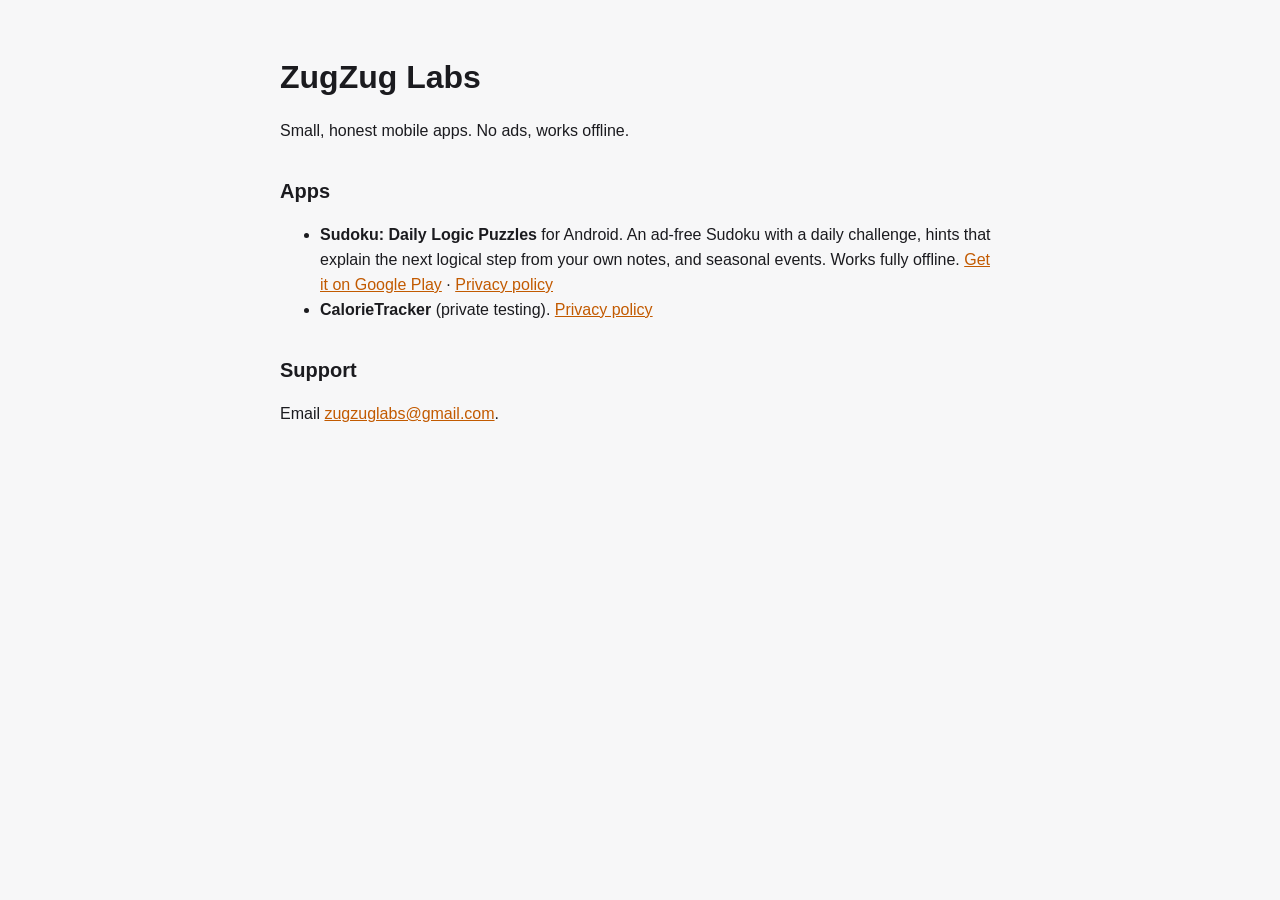
<file: index.html>
<!doctype html>
<html lang="en">
<head>
  <meta charset="utf-8">
  <meta name="viewport" content="width=device-width, initial-scale=1">
  <title>ZugZug Labs: ad-free Sudoku for Android</title>
  <meta name="description" content="Sudoku: Daily Logic Puzzles, an ad-free Android Sudoku with a daily challenge, hints that teach the next step, and full offline play.">
  <link rel="stylesheet" href="style.css">
</head>
<body>
  <main>
    <h1>ZugZug Labs</h1>
    <p>Small, honest mobile apps. No ads, works offline.</p>

    <h2>Apps</h2>
    <ul>
      <li><strong>Sudoku: Daily Logic Puzzles</strong> for Android. An ad-free Sudoku with a daily challenge, hints that explain the next logical step from your own notes, and seasonal events. Works fully offline. <a href="https://play.google.com/store/apps/details?id=com.zugzuglab.sudoku">Get it on Google Play</a> · <a href="privacy/sudoku.html">Privacy policy</a></li>
      <li><strong>CalorieTracker</strong> (private testing). <a href="privacy/calorietracker.html">Privacy policy</a></li>
    </ul>

    <h2>Support</h2>
    <p>Email <a href="mailto:zugzuglabs@gmail.com">zugzuglabs@gmail.com</a>.</p>
  </main>
</body>
</html>
</file>
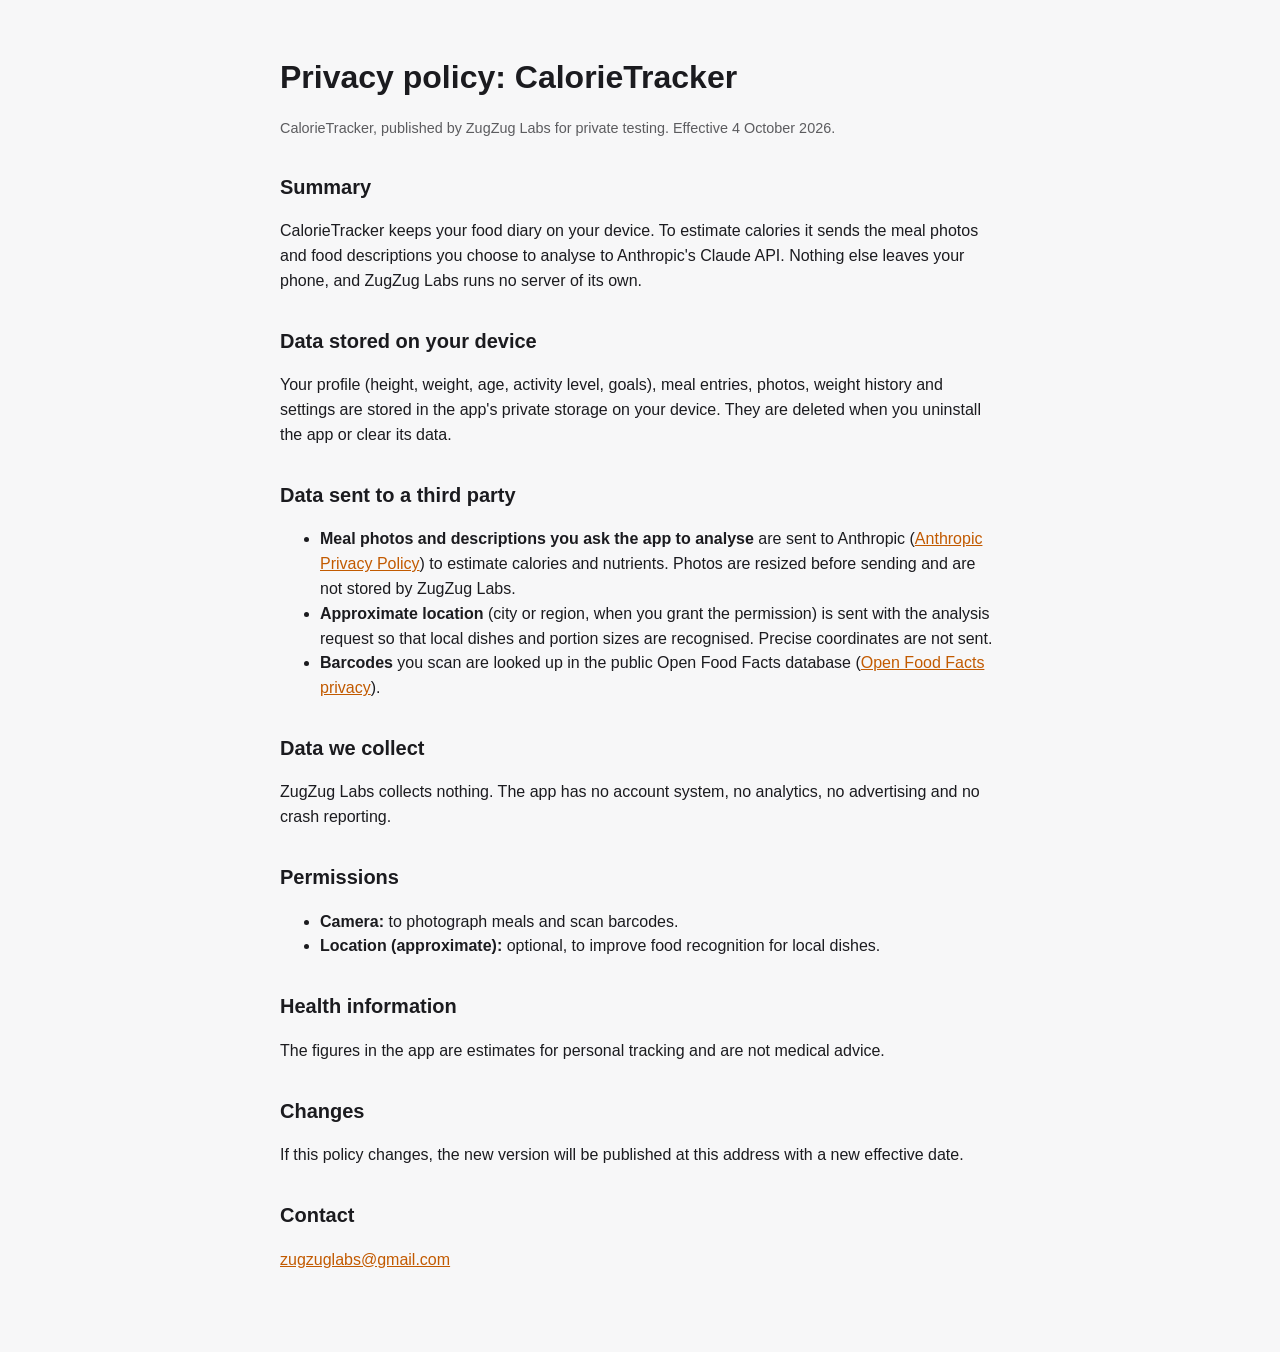
<file: privacy/calorietracker.html>
<!doctype html>
<html lang="en">
<head>
  <meta charset="utf-8">
  <meta name="viewport" content="width=device-width, initial-scale=1">
  <title>CalorieTracker Privacy Policy</title>
  <link rel="stylesheet" href="../style.css">
</head>
<body>
  <main>
    <h1>Privacy policy: CalorieTracker</h1>
    <p class="meta">CalorieTracker, published by ZugZug Labs for private testing. Effective 4 October 2026.</p>

    <h2>Summary</h2>
    <p>CalorieTracker keeps your food diary on your device. To estimate calories it sends the meal photos and food descriptions you choose to analyse to Anthropic's Claude API. Nothing else leaves your phone, and ZugZug Labs runs no server of its own.</p>

    <h2>Data stored on your device</h2>
    <p>Your profile (height, weight, age, activity level, goals), meal entries, photos, weight history and settings are stored in the app's private storage on your device. They are deleted when you uninstall the app or clear its data.</p>

    <h2>Data sent to a third party</h2>
    <ul>
      <li><strong>Meal photos and descriptions you ask the app to analyse</strong> are sent to Anthropic (<a href="https://www.anthropic.com/privacy">Anthropic Privacy Policy</a>) to estimate calories and nutrients. Photos are resized before sending and are not stored by ZugZug Labs.</li>
      <li><strong>Approximate location</strong> (city or region, when you grant the permission) is sent with the analysis request so that local dishes and portion sizes are recognised. Precise coordinates are not sent.</li>
      <li><strong>Barcodes</strong> you scan are looked up in the public Open Food Facts database (<a href="https://world.openfoodfacts.org/privacy">Open Food Facts privacy</a>).</li>
    </ul>

    <h2>Data we collect</h2>
    <p>ZugZug Labs collects nothing. The app has no account system, no analytics, no advertising and no crash reporting.</p>

    <h2>Permissions</h2>
    <ul>
      <li><strong>Camera:</strong> to photograph meals and scan barcodes.</li>
      <li><strong>Location (approximate):</strong> optional, to improve food recognition for local dishes.</li>
    </ul>

    <h2>Health information</h2>
    <p>The figures in the app are estimates for personal tracking and are not medical advice.</p>

    <h2>Changes</h2>
    <p>If this policy changes, the new version will be published at this address with a new effective date.</p>

    <h2>Contact</h2>
    <p><a href="mailto:zugzuglabs@gmail.com">zugzuglabs@gmail.com</a></p>
  </main>
</body>
</html>
</file>
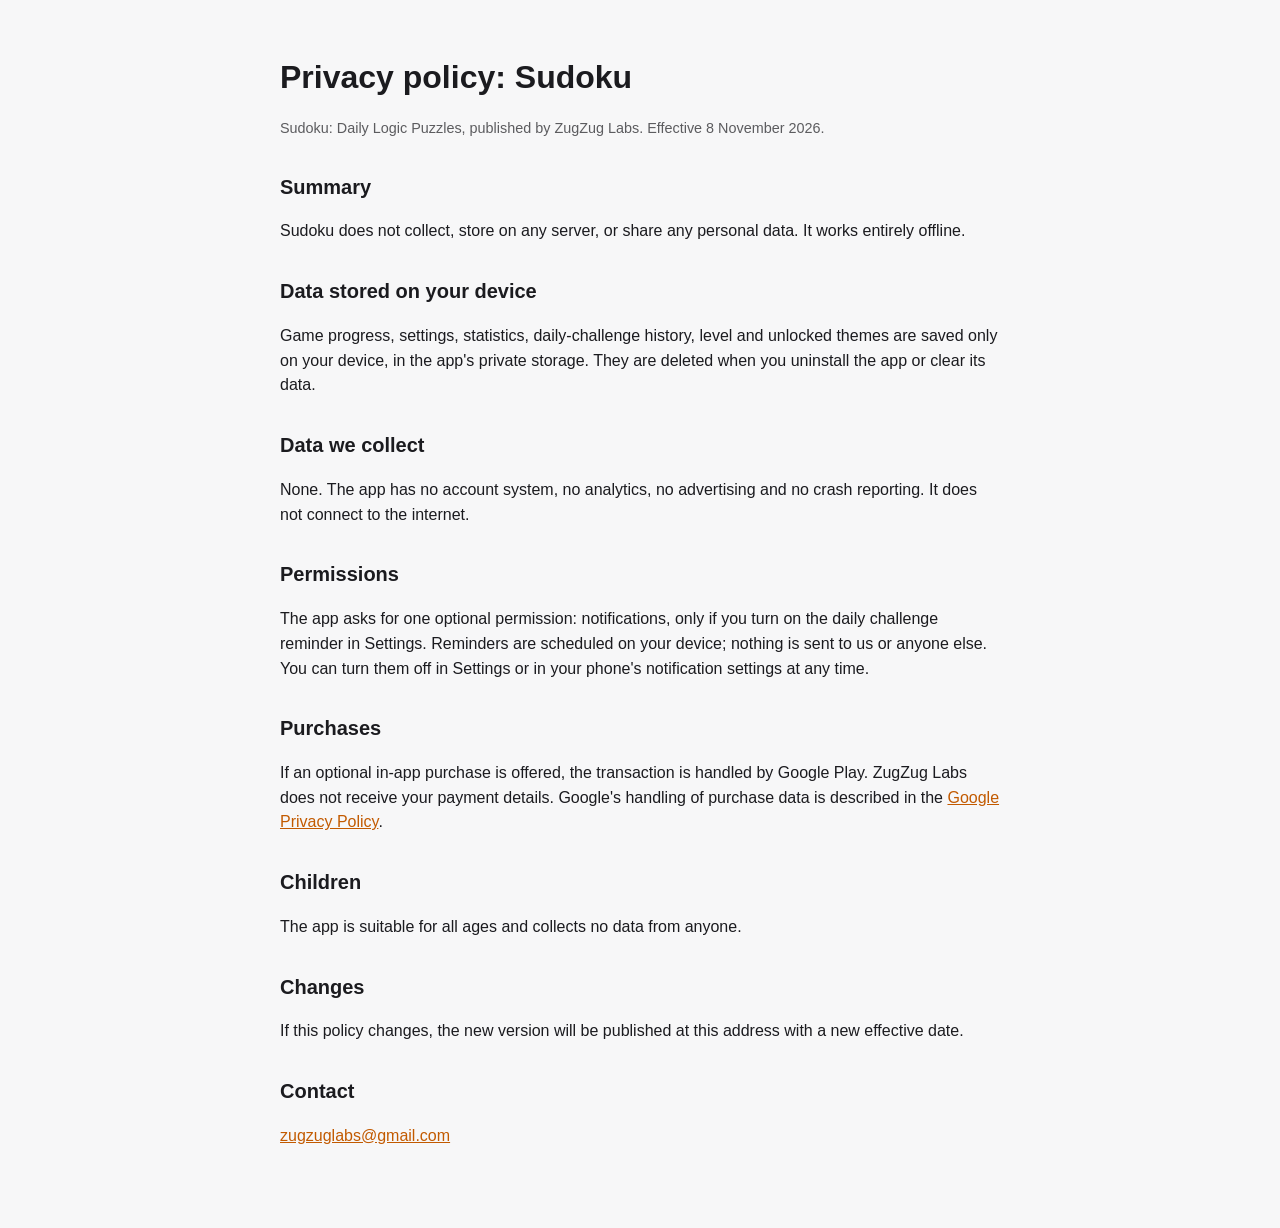
<file: privacy/sudoku.html>
<!doctype html>
<html lang="en">
<head>
  <meta charset="utf-8">
  <meta name="viewport" content="width=device-width, initial-scale=1">
  <title>Sudoku Privacy Policy</title>
  <link rel="stylesheet" href="../style.css">
</head>
<body>
  <main>
    <h1>Privacy policy: Sudoku</h1>
    <p class="meta">Sudoku: Daily Logic Puzzles, published by ZugZug Labs. Effective 8 November 2026.</p>

    <h2>Summary</h2>
    <p>Sudoku does not collect, store on any server, or share any personal data. It works entirely offline.</p>

    <h2>Data stored on your device</h2>
    <p>Game progress, settings, statistics, daily-challenge history, level and unlocked themes are saved only on your device, in the app's private storage. They are deleted when you uninstall the app or clear its data.</p>

    <h2>Data we collect</h2>
    <p>None. The app has no account system, no analytics, no advertising and no crash reporting. It does not connect to the internet.</p>

    <h2>Permissions</h2>
    <p>The app asks for one optional permission: notifications, only if you turn on the daily challenge reminder in Settings. Reminders are scheduled on your device; nothing is sent to us or anyone else. You can turn them off in Settings or in your phone's notification settings at any time.</p>

    <h2>Purchases</h2>
    <p>If an optional in-app purchase is offered, the transaction is handled by Google Play. ZugZug Labs does not receive your payment details. Google's handling of purchase data is described in the <a href="https://policies.google.com/privacy">Google Privacy Policy</a>.</p>

    <h2>Children</h2>
    <p>The app is suitable for all ages and collects no data from anyone.</p>

    <h2>Changes</h2>
    <p>If this policy changes, the new version will be published at this address with a new effective date.</p>

    <h2>Contact</h2>
    <p><a href="mailto:zugzuglabs@gmail.com">zugzuglabs@gmail.com</a></p>
  </main>
</body>
</html>
</file>
<file: style.css>
:root { color-scheme: light dark; }
body {
  margin: 0;
  font-family: -apple-system, BlinkMacSystemFont, "Segoe UI", Roboto, sans-serif;
  line-height: 1.55;
  background: #f7f7f8;
  color: #1b1b1f;
}
@media (prefers-color-scheme: dark) {
  body { background: #0f1420; color: #e6e8ee; }
  a { color: #ffb15c; }
}
main { max-width: 720px; margin: 0 auto; padding: 32px 16px 64px; }
h1 { font-size: 2rem; margin-bottom: 0.25rem; }
h2 { margin-top: 2rem; font-size: 1.25rem; }
a { color: #c25a00; }
p.meta { opacity: 0.7; font-size: 0.9rem; }
</file>
